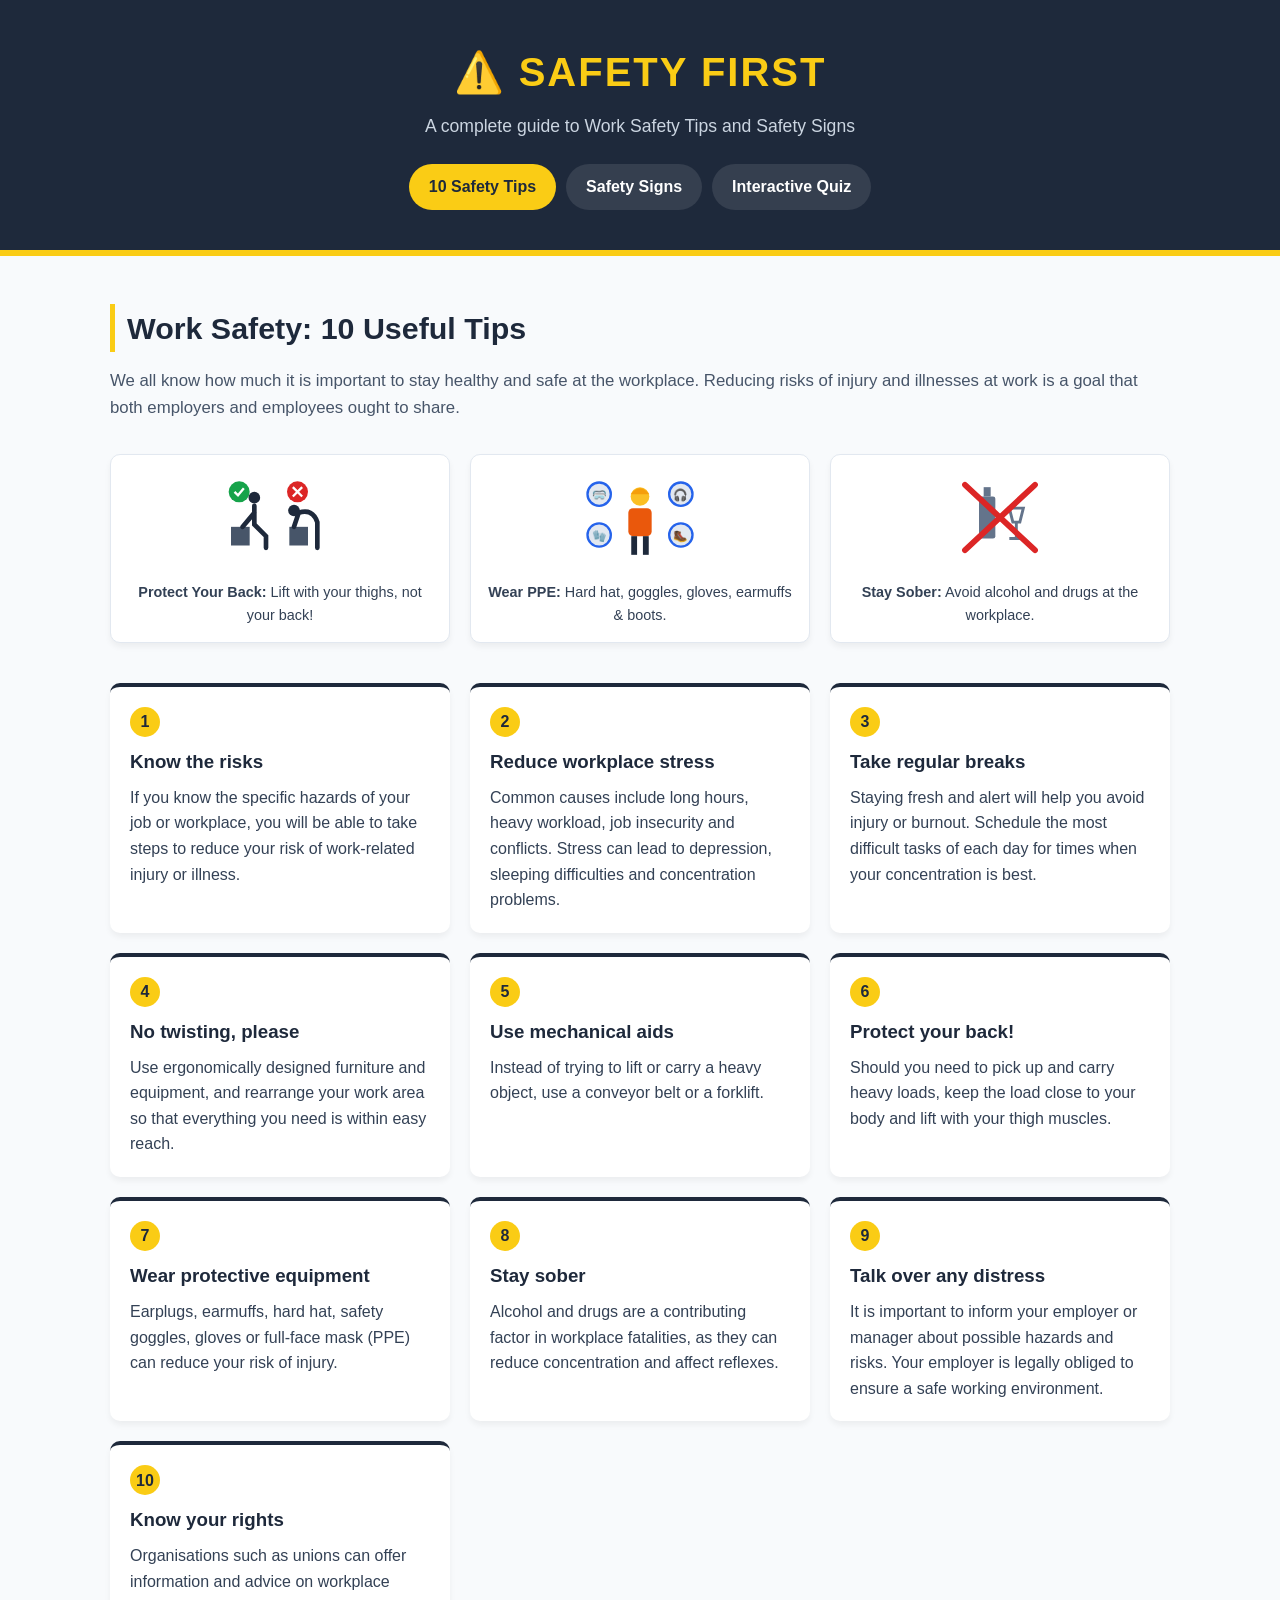
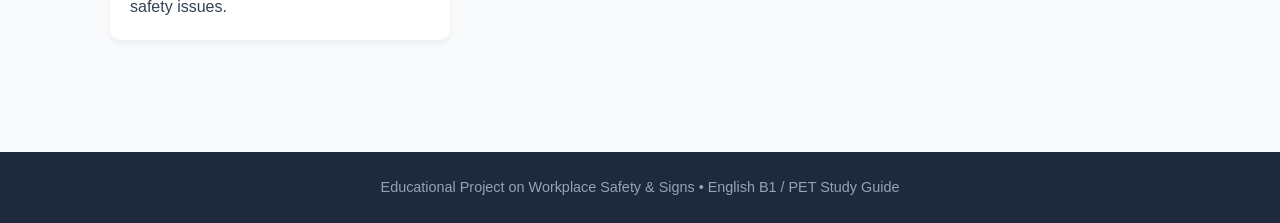
<file: index.html>
<!DOCTYPE html>
<html lang="en">
<head>
    <meta charset="UTF-8">
    <meta name="viewport" content="width=device-width, initial-scale=1.0">
    <title>Work Safety - 10 Useful Tips</title>
    <link rel="stylesheet" href="style.css">
</head>
<body>

    <header>
        <div class="container">
            <h1>⚠️ SAFETY FIRST</h1>
            <p>A complete guide to Work Safety Tips and Safety Signs</p>
            <nav>
                <a href="index.html" class="active-nav">10 Safety Tips</a>
                <a href="signs.html">Safety Signs</a>
                <a href="quiz.html">Interactive Quiz</a>
            </nav>
        </div>
    </header>

    <main class="container">
        <section class="card-section">
            <h2>Work Safety: 10 Useful Tips</h2>
            <p class="intro-text">
                We all know how much it is important to stay healthy and safe at the workplace. Reducing risks of injury and illnesses at work is a goal that both employers and employees ought to share.
            </p>

            <!-- Illustrazioni visive come sul libro -->
            <div class="book-illustrations-banner">
                <div class="illustration-item">
                    <svg viewBox="0 0 120 80" class="book-svg">
                        <!-- Correct Lifting (Green Check) -->
                        <circle cx="25" cy="18" r="9" fill="#16a34a"/>
                        <path d="M21 18 l3 3 l5 -6" stroke="white" stroke-width="2" fill="none"/>
                        <rect x="18" y="48" width="16" height="16" fill="#475569"/>
                        <path d="M38 30 L38 46 L48 56 L48 66 M38 36 L28 48" stroke="#1e293b" stroke-width="4" stroke-linecap="round" fill="none"/>
                        <circle cx="38" cy="23" r="5" fill="#1e293b"/>
                        <!-- Wrong Lifting (Red Cross) -->
                        <circle cx="75" cy="18" r="9" fill="#dc2626"/>
                        <path d="M71 14 l8 8 M79 14 l-8 8" stroke="white" stroke-width="2" fill="none"/>
                        <rect x="68" y="48" width="16" height="16" fill="#475569"/>
                        <path d="M92 66 L92 44 Q88 32 76 36 L72 48" stroke="#1e293b" stroke-width="4" stroke-linecap="round" fill="none"/>
                        <circle cx="72" cy="34" r="5" fill="#1e293b"/>
                    </svg>
                    <p><strong>Protect Your Back:</strong> Lift with your thighs, not your back!</p>
                </div>

                <div class="illustration-item">
                    <svg viewBox="0 0 120 80" class="book-svg">
                        <!-- PPE Worker Diagram -->
                        <circle cx="60" cy="22" r="8" fill="#fbbf24"/>
                        <path d="M52 20 Q60 10 68 20 Z" fill="#f59e0b"/>
                        <rect x="50" y="32" width="20" height="24" rx="4" fill="#ea580c"/>
                        <line x1="55" y1="56" x2="55" y2="72" stroke="#1e293b" stroke-width="5"/>
                        <line x1="65" y1="56" x2="65" y2="72" stroke="#1e293b" stroke-width="5"/>
                        <!-- PPE Icons around -->
                        <circle cx="25" cy="20" r="10" fill="#e2e8f0" stroke="#2563eb" stroke-width="2"/>
                        <text x="25" y="24" font-size="10" text-anchor="middle">🥽</text>
                        <circle cx="25" cy="55" r="10" fill="#e2e8f0" stroke="#2563eb" stroke-width="2"/>
                        <text x="25" y="59" font-size="10" text-anchor="middle">🧤</text>
                        <circle cx="95" cy="20" r="10" fill="#e2e8f0" stroke="#2563eb" stroke-width="2"/>
                        <text x="95" y="24" font-size="10" text-anchor="middle">🎧</text>
                        <circle cx="95" cy="55" r="10" fill="#e2e8f0" stroke="#2563eb" stroke-width="2"/>
                        <text x="95" y="59" font-size="10" text-anchor="middle">🥾</text>
                    </svg>
                    <p><strong>Wear PPE:</strong> Hard hat, goggles, gloves, earmuffs & boots.</p>
                </div>

                <div class="illustration-item">
                    <svg viewBox="0 0 120 80" class="book-svg">
                        <!-- Stay Sober (Crossed out alcohol) -->
                        <rect x="42" y="22" width="14" height="36" rx="2" fill="#64748b"/>
                        <rect x="46" y="14" width="6" height="8" fill="#64748b"/>
                        <path d="M68 32 L80 32 L77 44 L71 44 Z M74 44 L74 58 M68 58 L80 58" stroke="#64748b" stroke-width="2.5" fill="none"/>
                        <line x1="30" y1="12" x2="90" y2="68" stroke="#dc2626" stroke-width="5" stroke-linecap="round"/>
                        <line x1="90" y1="12" x2="30" y2="68" stroke="#dc2626" stroke-width="5" stroke-linecap="round"/>
                    </svg>
                    <p><strong>Stay Sober:</strong> Avoid alcohol and drugs at the workplace.</p>
                </div>
            </div>

            <div class="tips-grid">
                <div class="tip-card">
                    <span class="tip-number">1</span>
                    <h3>Know the risks</h3>
                    <p>If you know the specific hazards of your job or workplace, you will be able to take steps to reduce your risk of work-related injury or illness.</p>
                </div>
                <div class="tip-card">
                    <span class="tip-number">2</span>
                    <h3>Reduce workplace stress</h3>
                    <p>Common causes include long hours, heavy workload, job insecurity and conflicts. Stress can lead to depression, sleeping difficulties and concentration problems.</p>
                </div>
                <div class="tip-card">
                    <span class="tip-number">3</span>
                    <h3>Take regular breaks</h3>
                    <p>Staying fresh and alert will help you avoid injury or burnout. Schedule the most difficult tasks of each day for times when your concentration is best.</p>
                </div>
                <div class="tip-card">
                    <span class="tip-number">4</span>
                    <h3>No twisting, please</h3>
                    <p>Use ergonomically designed furniture and equipment, and rearrange your work area so that everything you need is within easy reach.</p>
                </div>
                <div class="tip-card">
                    <span class="tip-number">5</span>
                    <h3>Use mechanical aids</h3>
                    <p>Instead of trying to lift or carry a heavy object, use a conveyor belt or a forklift.</p>
                </div>
                <div class="tip-card">
                    <span class="tip-number">6</span>
                    <h3>Protect your back!</h3>
                    <p>Should you need to pick up and carry heavy loads, keep the load close to your body and lift with your thigh muscles.</p>
                </div>
                <div class="tip-card">
                    <span class="tip-number">7</span>
                    <h3>Wear protective equipment</h3>
                    <p>Earplugs, earmuffs, hard hat, safety goggles, gloves or full-face mask (PPE) can reduce your risk of injury.</p>
                </div>
                <div class="tip-card">
                    <span class="tip-number">8</span>
                    <h3>Stay sober</h3>
                    <p>Alcohol and drugs are a contributing factor in workplace fatalities, as they can reduce concentration and affect reflexes.</p>
                </div>
                <div class="tip-card">
                    <span class="tip-number">9</span>
                    <h3>Talk over any distress</h3>
                    <p>It is important to inform your employer or manager about possible hazards and risks. Your employer is legally obliged to ensure a safe working environment.</p>
                </div>
                <div class="tip-card">
                    <span class="tip-number">10</span>
                    <h3>Know your rights</h3>
                    <p>Organisations such as unions can offer information and advice on workplace safety issues.</p>
                </div>
            </div>
        </section>
    </main>

    <footer>
        <p>Educational Project on Workplace Safety & Signs • English B1 / PET Study Guide</p>
    </footer>

</body>
</html>
</file>
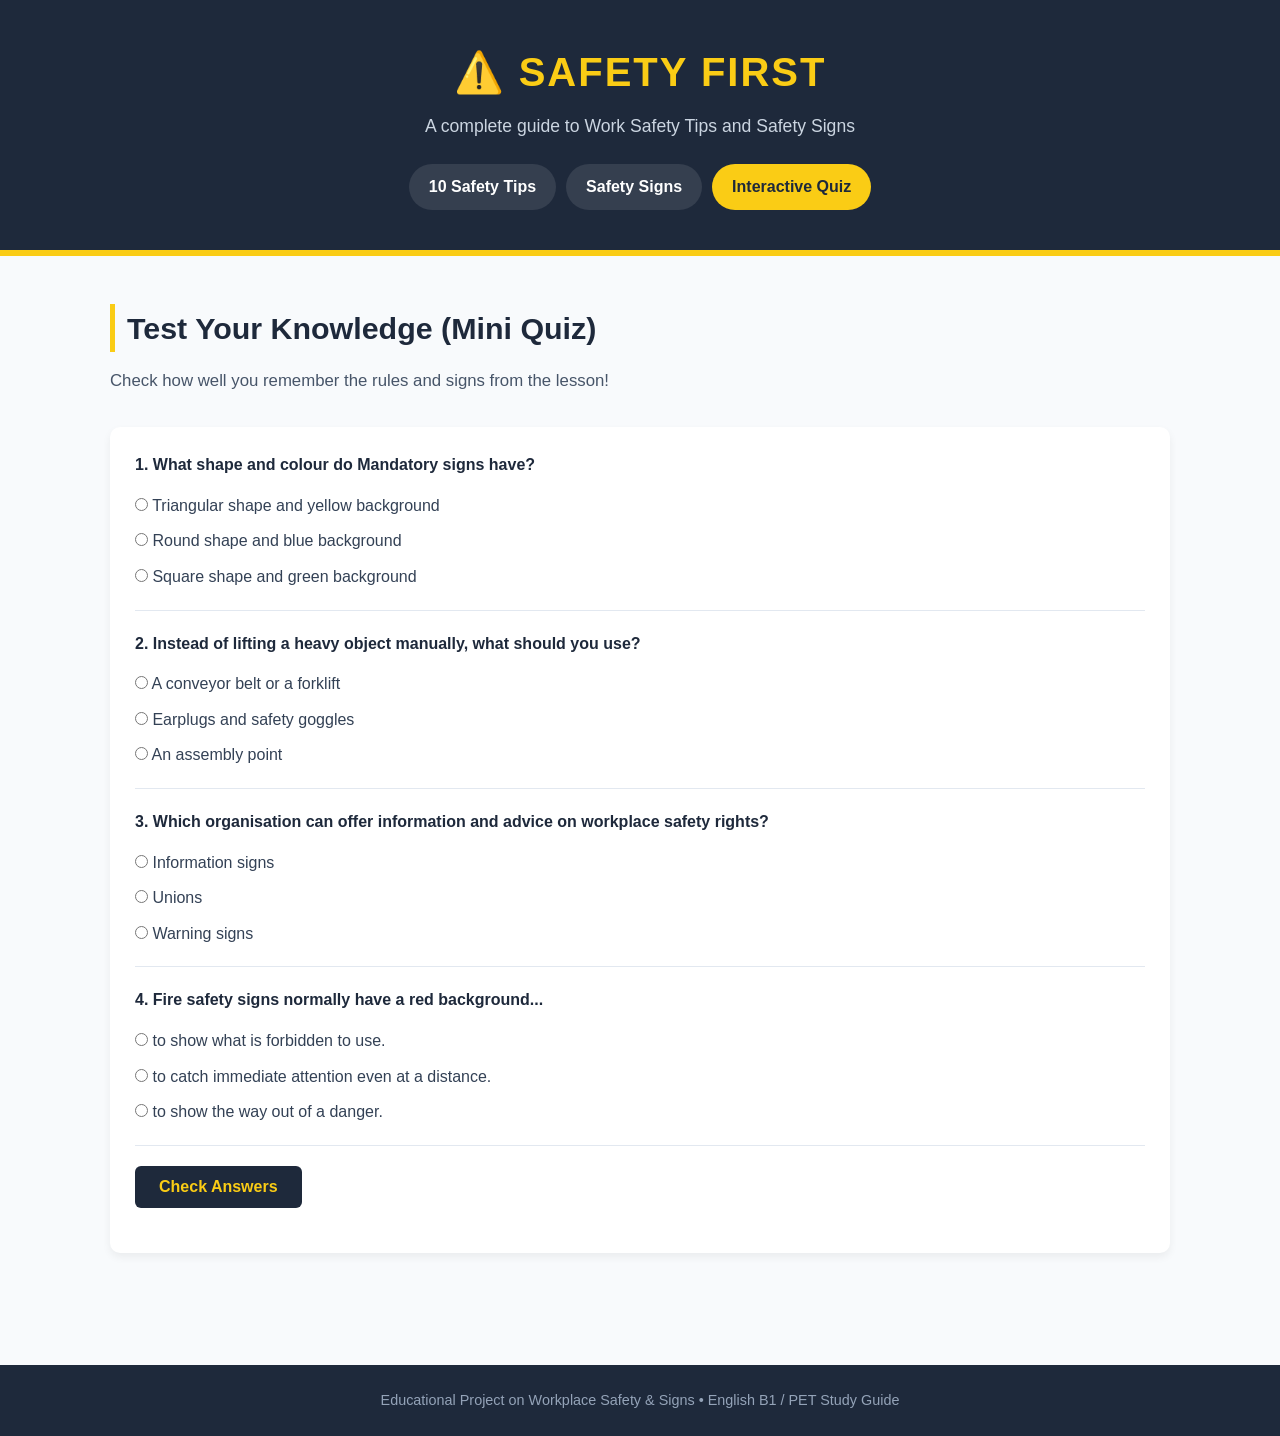
<file: quiz.html>
<!DOCTYPE html>
<html lang="en">
<head>
    <meta charset="UTF-8">
    <meta name="viewport" content="width=device-width, initial-scale=1.0">
    <title>Work Safety - Interactive Quiz</title>
    <link rel="stylesheet" href="style.css">
</head>
<body>

    <header>
        <div class="container">
            <h1>⚠️ SAFETY FIRST</h1>
            <p>A complete guide to Work Safety Tips and Safety Signs</p>
            <nav>
                <a href="index.html">10 Safety Tips</a>
                <a href="signs.html">Safety Signs</a>
                <a href="quiz.html" class="active-nav">Interactive Quiz</a>
            </nav>
        </div>
    </header>

    <main class="container">
        <section class="card-section">
            <h2>Test Your Knowledge (Mini Quiz)</h2>
            <p class="intro-text">Check how well you remember the rules and signs from the lesson!</p>
            
            <div id="quiz-container">
                <div class="quiz-question">
                    <p><strong>1. What shape and colour do Mandatory signs have?</strong></p>
                    <label><input type="radio" name="q1" value="a"> Triangular shape and yellow background</label><br>
                    <label><input type="radio" name="q1" value="b"> Round shape and blue background</label><br>
                    <label><input type="radio" name="q1" value="c"> Square shape and green background</label>
                </div>

                <div class="quiz-question">
                    <p><strong>2. Instead of lifting a heavy object manually, what should you use?</strong></p>
                    <label><input type="radio" name="q2" value="a"> A conveyor belt or a forklift</label><br>
                    <label><input type="radio" name="q2" value="b"> Earplugs and safety goggles</label><br>
                    <label><input type="radio" name="q2" value="c"> An assembly point</label>
                </div>

                <div class="quiz-question">
                    <p><strong>3. Which organisation can offer information and advice on workplace safety rights?</strong></p>
                    <label><input type="radio" name="q3" value="a"> Information signs</label><br>
                    <label><input type="radio" name="q3" value="b"> Unions</label><br>
                    <label><input type="radio" name="q3" value="c"> Warning signs</label>
                </div>

                <div class="quiz-question">
                    <p><strong>4. Fire safety signs normally have a red background...</strong></p>
                    <label><input type="radio" name="q4" value="a"> to show what is forbidden to use.</label><br>
                    <label><input type="radio" name="q4" value="b"> to catch immediate attention even at a distance.</label><br>
                    <label><input type="radio" name="q4" value="c"> to show the way out of a danger.</label>
                </div>

                <button type="button" onclick="checkQuiz()" class="btn-primary">Check Answers</button>
                <div id="quiz-result"></div>
            </div>
        </section>
    </main>

    <footer>
        <p>Educational Project on Workplace Safety & Signs • English B1 / PET Study Guide</p>
    </footer>

    <script src="script.js"></script>
</body>
</html>
</file>
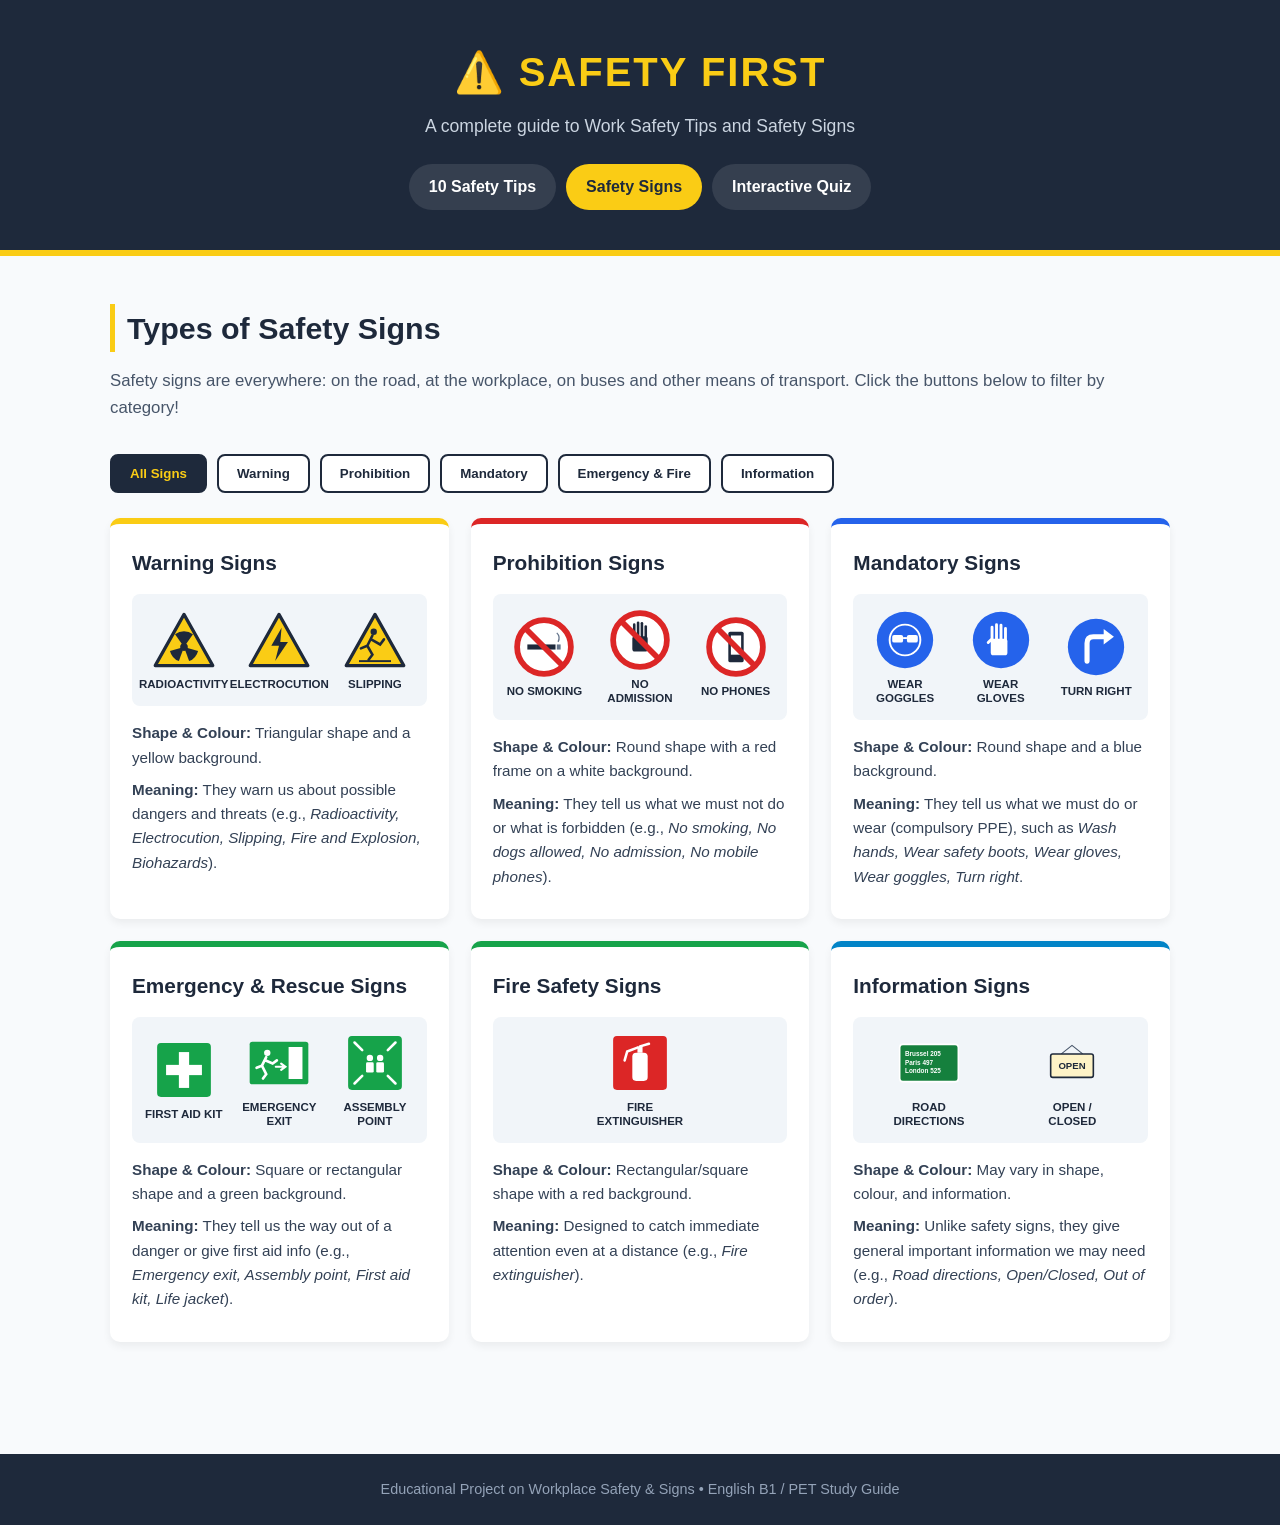
<file: signs.html>
<!DOCTYPE html>
<html lang="en">
<head>
    <meta charset="UTF-8">
    <meta name="viewport" content="width=device-width, initial-scale=1.0">
    <title>Work Safety - Safety Signs</title>
    <link rel="stylesheet" href="style.css">
</head>
<body>

    <header>
        <div class="container">
            <h1>⚠️ SAFETY FIRST</h1>
            <p>A complete guide to Work Safety Tips and Safety Signs</p>
            <nav>
                <a href="index.html">10 Safety Tips</a>
                <a href="signs.html" class="active-nav">Safety Signs</a>
                <a href="quiz.html">Interactive Quiz</a>
            </nav>
        </div>
    </header>

    <main class="container">
        <section class="card-section">
            <h2>Types of Safety Signs</h2>
            <p class="intro-text">
                Safety signs are everywhere: on the road, at the workplace, on buses and other means of transport. Click the buttons below to filter by category!
            </p>

            <div class="filter-buttons">
                <button type="button" class="filter-btn active" onclick="filterSigns('all', this)">All Signs</button>
                <button type="button" class="filter-btn" onclick="filterSigns('warning', this)">Warning</button>
                <button type="button" class="filter-btn" onclick="filterSigns('prohibition', this)">Prohibition</button>
                <button type="button" class="filter-btn" onclick="filterSigns('mandatory', this)">Mandatory</button>
                <button type="button" class="filter-btn" onclick="filterSigns('emergency', this)">Emergency & Fire</button>
                <button type="button" class="filter-btn" onclick="filterSigns('information', this)">Information</button>
            </div>

            <div class="signs-grid">
                
                <!-- 1. WARNING SIGNS -->
                <div class="sign-box warning" data-category="warning">
                    <h3>Warning Signs</h3>
                    <div class="signs-visual-row">
                        <!-- Radioactivity -->
                        <div class="mini-sign">
                            <svg viewBox="0 0 100 90">
                                <polygon points="50,5 95,85 5,85" fill="#facc15" stroke="#1e293b" stroke-width="5" stroke-linejoin="round"/>
                                <circle cx="50" cy="56" r="6" fill="#1e293b"/>
                                <path d="M50,56 L36,36 A24,24 0 0,1 64,36 Z" fill="#1e293b"/>
                                <path d="M50,56 L72,62 A24,24 0 0,1 58,78 Z" fill="#1e293b"/>
                                <path d="M50,56 L42,78 A24,24 0 0,1 28,62 Z" fill="#1e293b"/>
                            </svg>
                            <span>Radioactivity</span>
                        </div>
                        <!-- Electrocution -->
                        <div class="mini-sign">
                            <svg viewBox="0 0 100 90">
                                <polygon points="50,5 95,85 5,85" fill="#facc15" stroke="#1e293b" stroke-width="5" stroke-linejoin="round"/>
                                <polygon points="54,26 38,54 50,54 44,78 64,48 52,48" fill="#1e293b"/>
                            </svg>
                            <span>Electrocution</span>
                        </div>
                        <!-- Slipping -->
                        <div class="mini-sign">
                            <svg viewBox="0 0 100 90">
                                <polygon points="50,5 95,85 5,85" fill="#facc15" stroke="#1e293b" stroke-width="5" stroke-linejoin="round"/>
                                <circle cx="48" cy="32" r="5" fill="#1e293b"/>
                                <path d="M46,38 L38,54 L28,58 M44,44 L58,52 L64,44 M38,54 L46,68 L40,76" stroke="#1e293b" stroke-width="4" stroke-linecap="round" fill="none"/>
                                <line x1="25" y1="78" x2="75" y2="78" stroke="#1e293b" stroke-width="3"/>
                            </svg>
                            <span>Slipping</span>
                        </div>
                    </div>
                    <p><strong>Shape & Colour:</strong> Triangular shape and a yellow background.</p>
                    <p><strong>Meaning:</strong> They warn us about possible dangers and threats (e.g., <em>Radioactivity, Electrocution, Slipping, Fire and Explosion, Biohazards</em>).</p>
                </div>

                <!-- 2. PROHIBITION SIGNS -->
                <div class="sign-box prohibition" data-category="prohibition">
                    <h3>Prohibition Signs</h3>
                    <div class="signs-visual-row">
                        <!-- No Smoking -->
                        <div class="mini-sign">
                            <svg viewBox="0 0 100 100">
                                <circle cx="50" cy="50" r="42" fill="white" stroke="#dc2626" stroke-width="9"/>
                                <rect x="24" y="46" width="44" height="8" fill="#1e293b"/>
                                <rect x="70" y="46" width="6" height="8" fill="#64748b"/>
                                <path d="M72,42 Q76,34 70,28" stroke="#64748b" stroke-width="2" fill="none"/>
                                <line x1="20" y1="20" x2="80" y2="80" stroke="#dc2626" stroke-width="9"/>
                            </svg>
                            <span>No Smoking</span>
                        </div>
                        <!-- No Admission -->
                        <div class="mini-sign">
                            <svg viewBox="0 0 100 100">
                                <circle cx="50" cy="50" r="42" fill="white" stroke="#dc2626" stroke-width="9"/>
                                <rect x="38" y="44" width="24" height="24" rx="4" fill="#1e293b"/>
                                <line x1="41" y1="26" x2="41" y2="46" stroke="#1e293b" stroke-width="4" stroke-linecap="round"/>
                                <line x1="47" y1="23" x2="47" y2="46" stroke="#1e293b" stroke-width="4" stroke-linecap="round"/>
                                <line x1="53" y1="24" x2="53" y2="46" stroke="#1e293b" stroke-width="4" stroke-linecap="round"/>
                                <line x1="59" y1="29" x2="59" y2="46" stroke="#1e293b" stroke-width="4" stroke-linecap="round"/>
                                <line x1="20" y1="20" x2="80" y2="80" stroke="#dc2626" stroke-width="9"/>
                            </svg>
                            <span>No Admission</span>
                        </div>
                        <!-- No Mobile Phones -->
                        <div class="mini-sign">
                            <svg viewBox="0 0 100 100">
                                <circle cx="50" cy="50" r="42" fill="white" stroke="#dc2626" stroke-width="9"/>
                                <rect x="38" y="26" width="24" height="48" rx="3" fill="#1e293b"/>
                                <rect x="42" y="32" width="16" height="30" fill="white"/>
                                <line x1="20" y1="20" x2="80" y2="80" stroke="#dc2626" stroke-width="9"/>
                            </svg>
                            <span>No Phones</span>
                        </div>
                    </div>
                    <p><strong>Shape & Colour:</strong> Round shape with a red frame on a white background.</p>
                    <p><strong>Meaning:</strong> They tell us what we must not do or what is forbidden (e.g., <em>No smoking, No dogs allowed, No admission, No mobile phones</em>).</p>
                </div>

                <!-- 3. MANDATORY SIGNS -->
                <div class="sign-box mandatory" data-category="mandatory">
                    <h3>Mandatory Signs</h3>
                    <div class="signs-visual-row">
                        <!-- Wear Goggles -->
                        <div class="mini-sign">
                            <svg viewBox="0 0 100 100">
                                <circle cx="50" cy="50" r="44" fill="#2563eb"/>
                                <circle cx="50" cy="50" r="24" fill="none" stroke="white" stroke-width="3"/>
                                <rect x="30" y="42" width="17" height="12" rx="3" fill="white"/>
                                <rect x="53" y="42" width="17" height="12" rx="3" fill="white"/>
                                <line x1="47" y1="47" x2="53" y2="47" stroke="white" stroke-width="3"/>
                            </svg>
                            <span>Wear Goggles</span>
                        </div>
                        <!-- Wear Gloves -->
                        <div class="mini-sign">
                            <svg viewBox="0 0 100 100">
                                <circle cx="50" cy="50" r="44" fill="#2563eb"/>
                                <path d="M36,52 L36,30 M43,52 L43,26 M50,52 L50,27 M57,52 L57,32 M30,54 L36,48" stroke="white" stroke-width="4.5" stroke-linecap="round"/>
                                <rect x="34" y="48" width="26" height="26" rx="4" fill="white"/>
                            </svg>
                            <span>Wear Gloves</span>
                        </div>
                        <!-- Turn Right -->
                        <div class="mini-sign">
                            <svg viewBox="0 0 100 100">
                                <circle cx="50" cy="50" r="44" fill="#2563eb"/>
                                <path d="M36,72 L36,44 Q36,34 46,34 L66,34" stroke="white" stroke-width="8" fill="none" stroke-linecap="round"/>
                                <polygon points="62,22 78,34 62,46" fill="white"/>
                            </svg>
                            <span>Turn Right</span>
                        </div>
                    </div>
                    <p><strong>Shape & Colour:</strong> Round shape and a blue background.</p>
                    <p><strong>Meaning:</strong> They tell us what we must do or wear (compulsory PPE), such as <em>Wash hands, Wear safety boots, Wear gloves, Wear goggles, Turn right</em>.</p>
                </div>

                <!-- 4. EMERGENCY & RESCUE SIGNS -->
                <div class="sign-box emergency" data-category="emergency">
                    <h3>Emergency & Rescue Signs</h3>
                    <div class="signs-visual-row">
                        <!-- First Aid Kit -->
                        <div class="mini-sign">
                            <svg viewBox="0 0 100 100">
                                <rect x="8" y="8" width="84" height="84" rx="6" fill="#16a34a"/>
                                <rect x="42" y="22" width="16" height="56" fill="white"/>
                                <rect x="22" y="42" width="56" height="16" fill="white"/>
                            </svg>
                            <span>First Aid Kit</span>
                        </div>
                        <!-- Emergency Exit -->
                        <div class="mini-sign">
                            <svg viewBox="0 0 120 90">
                                <rect x="5" y="5" width="110" height="80" rx="5" fill="#16a34a"/>
                                <rect x="78" y="15" width="26" height="60" fill="white"/>
                                <circle cx="38" cy="26" r="6" fill="white"/>
                                <path d="M36,34 L28,50 L18,54 M34,40 L48,46 L56,40 M28,50 L36,66 L30,74" stroke="white" stroke-width="5" stroke-linecap="round" fill="none"/>
                                <path d="M54,52 L70,52 M64,46 L72,52 L64,58" stroke="white" stroke-width="4" stroke-linecap="round" fill="none"/>
                            </svg>
                            <span>Emergency Exit</span>
                        </div>
                        <!-- Assembly Point -->
                        <div class="mini-sign">
                            <svg viewBox="0 0 100 100">
                                <rect x="8" y="8" width="84" height="84" rx="6" fill="#16a34a"/>
                                <circle cx="42" cy="42" r="5" fill="white"/>
                                <circle cx="58" cy="42" r="5" fill="white"/>
                                <rect x="36" y="49" width="12" height="16" rx="2" fill="white"/>
                                <rect x="52" y="49" width="12" height="16" rx="2" fill="white"/>
                                <path d="M18,18 L30,30 M82,18 L70,30 M18,82 L30,70 M82,82 L70,70" stroke="white" stroke-width="4" stroke-linecap="round"/>
                            </svg>
                            <span>Assembly Point</span>
                        </div>
                    </div>
                    <p><strong>Shape & Colour:</strong> Square or rectangular shape and a green background.</p>
                    <p><strong>Meaning:</strong> They tell us the way out of a danger or give first aid info (e.g., <em>Emergency exit, Assembly point, First aid kit, Life jacket</em>).</p>
                </div>

                <!-- 5. FIRE SAFETY SIGNS -->
                <div class="sign-box emergency" data-category="emergency">
                    <h3>Fire Safety Signs</h3>
                    <div class="signs-visual-row">
                        <!-- Fire Extinguisher -->
                        <div class="mini-sign">
                            <svg viewBox="0 0 100 100">
                                <rect x="8" y="8" width="84" height="84" rx="6" fill="#dc2626"/>
                                <rect x="38" y="34" width="24" height="44" rx="6" fill="white"/>
                                <rect x="46" y="24" width="8" height="10" fill="white"/>
                                <path d="M46,26 L30,32 L26,46" stroke="white" stroke-width="4" fill="none" stroke-linecap="round"/>
                                <line x1="50" y1="24" x2="64" y2="20" stroke="white" stroke-width="4" stroke-linecap="round"/>
                            </svg>
                            <span>Fire Extinguisher</span>
                        </div>
                    </div>
                    <p><strong>Shape & Colour:</strong> Rectangular/square shape with a red background.</p>
                    <p><strong>Meaning:</strong> Designed to catch immediate attention even at a distance (e.g., <em>Fire extinguisher</em>).</p>
                </div>

                <!-- 6. INFORMATION SIGNS -->
                <div class="sign-box information" data-category="information">
                    <h3>Information Signs</h3>
                    <div class="signs-visual-row">
                        <!-- Road Direction -->
                        <div class="mini-sign">
                            <svg viewBox="0 0 120 90">
                                <rect x="5" y="10" width="110" height="70" rx="6" fill="#15803d" stroke="white" stroke-width="3"/>
                                <text x="15" y="32" fill="white" font-size="12" font-weight="bold">Brussel 205</text>
                                <text x="15" y="48" fill="white" font-size="12" font-weight="bold">Paris 497</text>
                                <text x="15" y="64" fill="white" font-size="12" font-weight="bold">London 525</text>
                            </svg>
                            <span>Road Directions</span>
                        </div>
                        <!-- Open Sign -->
                        <div class="mini-sign">
                            <svg viewBox="0 0 120 90">
                                <polyline points="40,28 60,12 80,28" fill="none" stroke="#475569" stroke-width="2"/>
                                <rect x="20" y="28" width="80" height="44" rx="4" fill="#fef3c7" stroke="#1e293b" stroke-width="3"/>
                                <text x="60" y="56" fill="#1e293b" font-size="18" font-weight="bold" text-anchor="middle">OPEN</text>
                            </svg>
                            <span>Open / Closed</span>
                        </div>
                    </div>
                    <p><strong>Shape & Colour:</strong> May vary in shape, colour, and information.</p>
                    <p><strong>Meaning:</strong> Unlike safety signs, they give general important information we may need (e.g., <em>Road directions, Open/Closed, Out of order</em>).</p>
                </div>

            </div>
        </section>
    </main>

    <footer>
        <p>Educational Project on Workplace Safety & Signs • English B1 / PET Study Guide</p>
    </footer>

    <script src="script.js"></script>
</body>
</html>
</file>
<file: style.css>
:root {
    --primary-yellow: #facc15;
    --dark-bg: #1e293b;
    --light-bg: #f8fafc;
    --text-color: #334155;
    --card-bg: #ffffff;
    --danger-red: #dc2626;
    --mandatory-blue: #2563eb;
    --emergency-green: #16a34a;
}

* {
    box-sizing: border-box;
    margin: 0;
    padding: 0;
    font-family: 'Segoe UI', Tahoma, Geneva, Verdana, sans-serif;
}

body {
    background-color: var(--light-bg);
    color: var(--text-color);
    line-height: 1.6;
    display: flex;
    flex-direction: column;
    min-height: 100vh;
}

.container {
    max-width: 1100px;
    width: 100%;
    margin: 0 auto;
    padding: 0 20px;
}

main {
    flex: 1;
}

/* Header & Navigation */
header {
    background-color: var(--dark-bg);
    color: white;
    padding: 2.5rem 0;
    text-align: center;
    border-bottom: 6px solid var(--primary-yellow);
}

header h1 {
    font-size: 2.5rem;
    color: var(--primary-yellow);
    letter-spacing: 2px;
    margin-bottom: 0.5rem;
}

header p {
    font-size: 1.1rem;
    color: #cbd5e1;
    margin-bottom: 1.5rem;
}

nav {
    display: flex;
    justify-content: center;
    flex-wrap: wrap;
    gap: 10px;
}

nav a {
    color: white;
    text-decoration: none;
    background: rgba(255, 255, 255, 0.1);
    padding: 10px 20px;
    border-radius: 25px;
    font-weight: 600;
    transition: background 0.3s, color 0.3s;
}

nav a:hover, nav a.active-nav {
    background: var(--primary-yellow);
    color: var(--dark-bg);
}

/* Sections */
.card-section {
    margin: 3rem 0;
}

h2 {
    font-size: 1.9rem;
    color: var(--dark-bg);
    border-left: 5px solid var(--primary-yellow);
    padding-left: 12px;
    margin-bottom: 1rem;
}

.intro-text {
    margin-bottom: 2rem;
    font-size: 1.05rem;
    color: #475569;
}

/* Book Illustrations Banner in index.html */
.book-illustrations-banner {
    display: grid;
    grid-template-columns: repeat(auto-fit, minmax(260px, 1fr));
    gap: 20px;
    margin-bottom: 2.5rem;
}

.illustration-item {
    background: white;
    border-radius: 10px;
    padding: 15px;
    text-align: center;
    box-shadow: 0 4px 6px rgba(0, 0, 0, 0.05);
    border: 1px solid #e2e8f0;
}

.book-svg {
    width: 140px;
    height: 95px;
    margin-bottom: 8px;
}

.illustration-item p {
    font-size: 0.9rem;
    color: #334155;
}

/* 10 Tips Grid */
.tips-grid {
    display: grid;
    grid-template-columns: repeat(auto-fit, minmax(300px, 1fr));
    gap: 20px;
}

.tip-card {
    background: var(--card-bg);
    padding: 20px;
    border-radius: 10px;
    box-shadow: 0 4px 6px rgba(0, 0, 0, 0.05);
    border-top: 4px solid var(--dark-bg);
    transition: transform 0.2s;
}

.tip-card:hover {
    transform: translateY(-4px);
}

.tip-number {
    background: var(--primary-yellow);
    color: var(--dark-bg);
    font-weight: bold;
    width: 30px;
    height: 30px;
    display: inline-flex;
    align-items: center;
    justify-content: center;
    border-radius: 50%;
    margin-bottom: 10px;
}

.tip-card h3 {
    margin-bottom: 8px;
    color: var(--dark-bg);
}

/* Filter Buttons */
.filter-buttons {
    margin-bottom: 25px;
    display: flex;
    flex-wrap: wrap;
    gap: 10px;
}

.filter-btn {
    padding: 10px 18px;
    border: 2px solid var(--dark-bg);
    background: white;
    color: var(--dark-bg);
    font-weight: bold;
    border-radius: 8px;
    cursor: pointer;
    transition: all 0.2s;
}

.filter-btn.active, .filter-btn:hover {
    background: var(--dark-bg);
    color: var(--primary-yellow);
}

/* Safety Signs Grid & SVG Signs */
.signs-grid {
    display: grid;
    grid-template-columns: repeat(auto-fit, minmax(320px, 1fr));
    gap: 22px;
}

.sign-box {
    background: var(--card-bg);
    padding: 22px;
    border-radius: 10px;
    box-shadow: 0 4px 8px rgba(0, 0, 0, 0.06);
    border-top: 6px solid #94a3b8;
}

.sign-box.hidden {
    display: none !important;
}

.sign-box.warning { border-top-color: var(--primary-yellow); }
.sign-box.prohibition { border-top-color: var(--danger-red); }
.sign-box.mandatory { border-top-color: var(--mandatory-blue); }
.sign-box.emergency { border-top-color: var(--emergency-green); }
.sign-box.information { border-top-color: #0284c7; }

.sign-box h3 {
    margin-bottom: 15px;
    color: var(--dark-bg);
    font-size: 1.3rem;
}

.signs-visual-row {
    display: flex;
    justify-content: space-around;
    align-items: center;
    background: #f1f5f9;
    padding: 14px 8px;
    border-radius: 8px;
    margin-bottom: 15px;
    gap: 8px;
}

.mini-sign {
    display: flex;
    flex-direction: column;
    align-items: center;
    text-align: center;
    width: 85px;
}

.mini-sign svg {
    width: 64px;
    height: 64px;
    margin-bottom: 6px;
}

.mini-sign span {
    font-size: 0.72rem;
    font-weight: 700;
    text-transform: uppercase;
    color: #1e293b;
    line-height: 1.2;
}

.sign-box p {
    margin-bottom: 8px;
    font-size: 0.95rem;
}

/* Quiz Section */
#quiz-container {
    background: var(--card-bg);
    padding: 25px;
    border-radius: 10px;
    box-shadow: 0 4px 8px rgba(0, 0, 0, 0.06);
}

.quiz-question {
    margin-bottom: 20px;
    padding-bottom: 15px;
    border-bottom: 1px solid #e2e8f0;
}

.quiz-question p {
    margin-bottom: 10px;
    color: var(--dark-bg);
}

.quiz-question label {
    display: inline-block;
    margin: 5px 0;
    cursor: pointer;
}

.btn-primary {
    background: var(--dark-bg);
    color: var(--primary-yellow);
    border: none;
    padding: 12px 24px;
    font-size: 1rem;
    font-weight: bold;
    border-radius: 6px;
    cursor: pointer;
    transition: opacity 0.2s;
}

.btn-primary:hover {
    opacity: 0.9;
}

#quiz-result {
    margin-top: 20px;
    font-size: 1.15rem;
    font-weight: bold;
}

/* Footer */
footer {
    background: var(--dark-bg);
    color: #94a3b8;
    text-align: center;
    padding: 1.5rem 0;
    margin-top: 4rem;
    font-size: 0.9rem;
}
</file>
